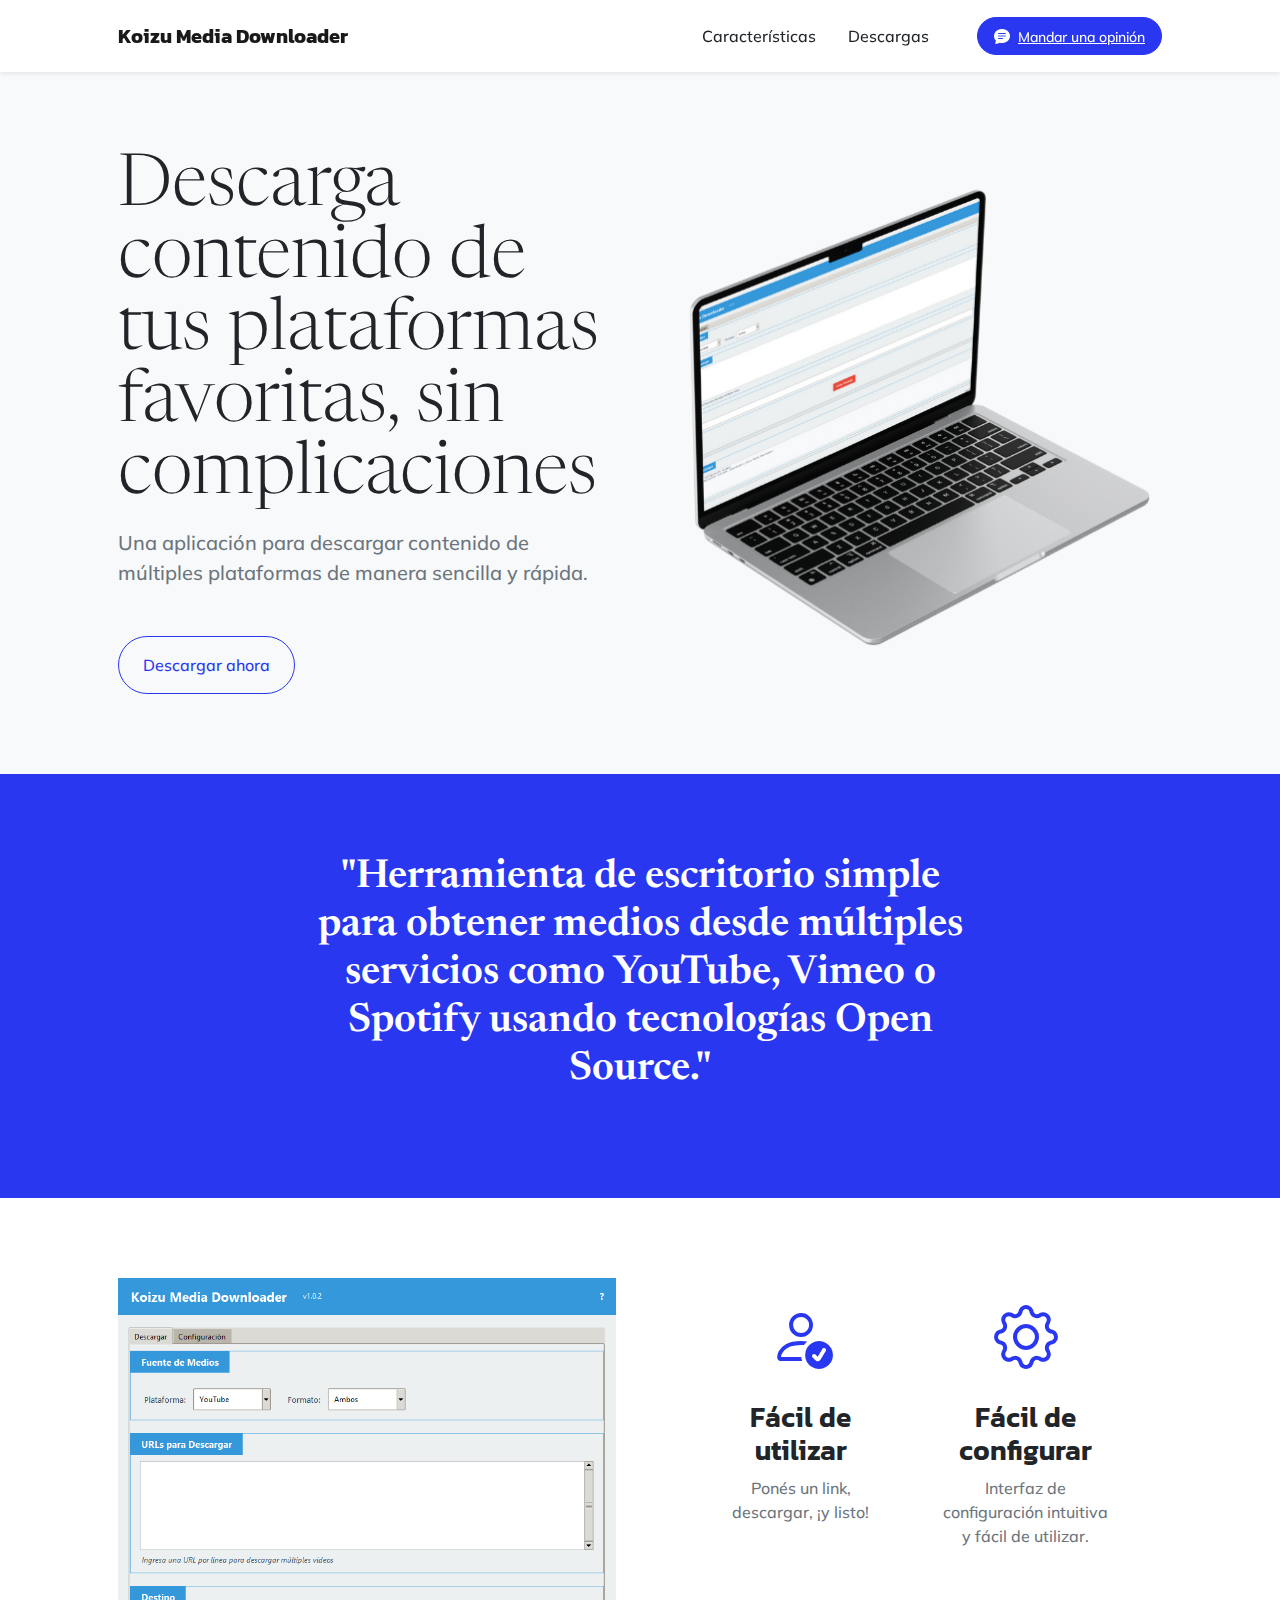
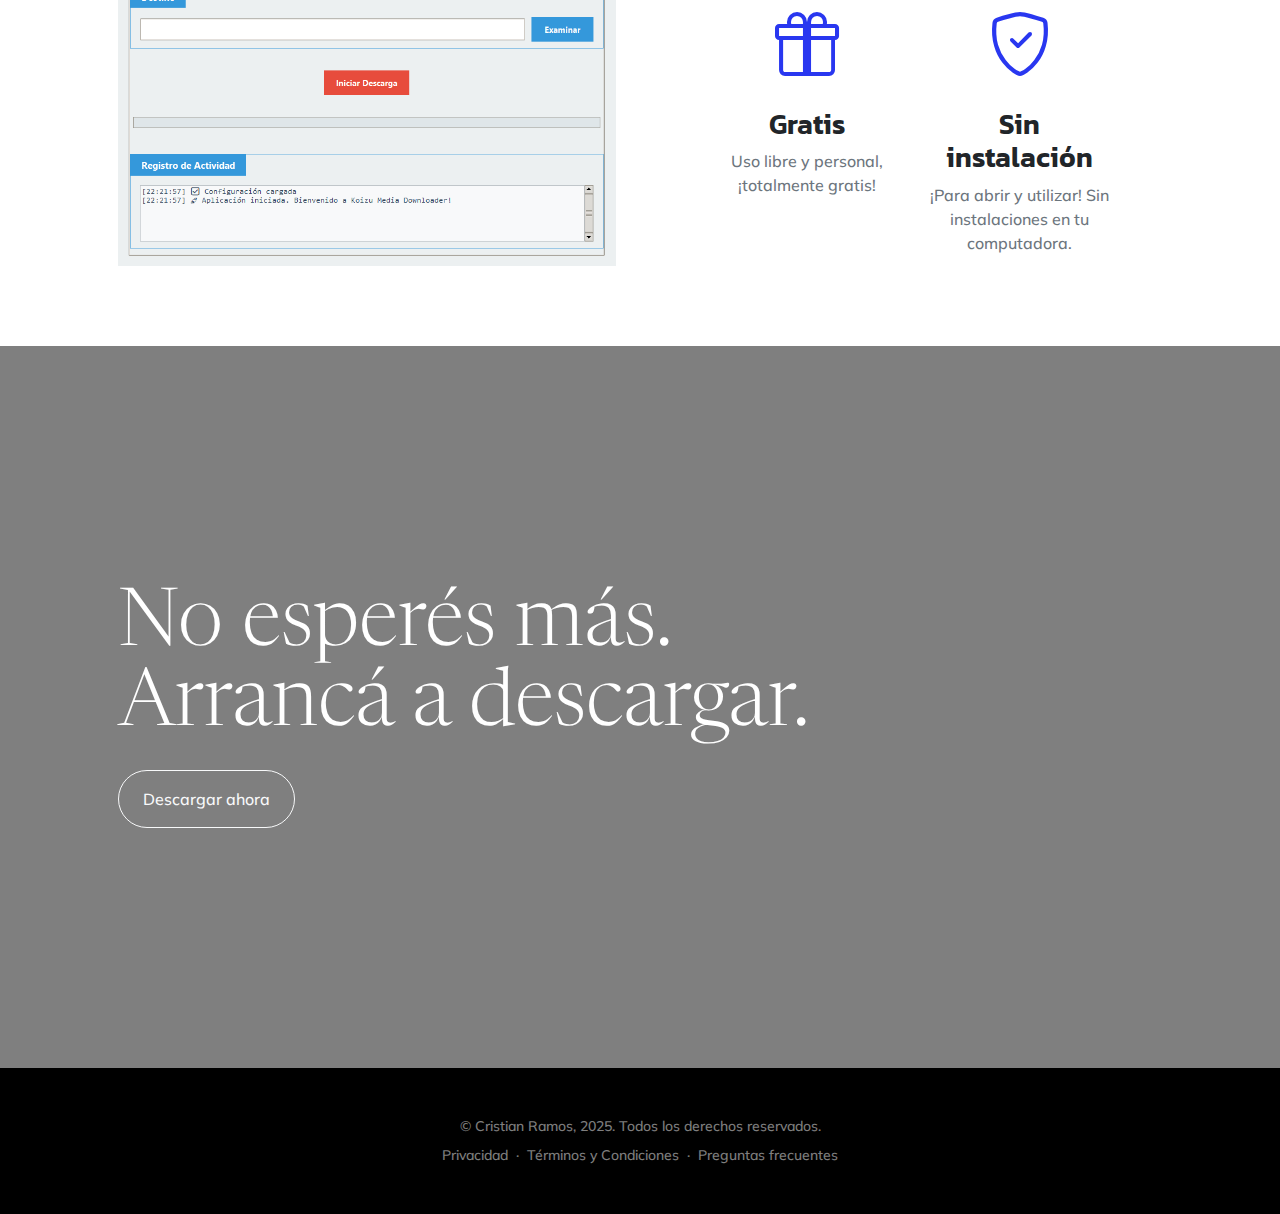
<file: index.html>
<!DOCTYPE html>
<html lang="en">
    <head>
        <meta charset="utf-8" />
        <meta name="viewport" content="width=device-width, initial-scale=1, shrink-to-fit=no" />
        <meta name="description" content="" />
        <meta name="author" content="" />
        <title>Koizu Media Downloader - Main Page</title>
        <link rel="icon" type="image/x-icon" href="assets/favicon.ico" />
        <!-- Bootstrap icons-->
        <link href="https://cdn.jsdelivr.net/npm/bootstrap-icons@1.5.0/font/bootstrap-icons.css" rel="stylesheet" />
        <!-- Google fonts-->
        <link rel="preconnect" href="https://fonts.gstatic.com" />
        <link href="https://fonts.googleapis.com/css2?family=Newsreader:ital,wght@0,600;1,600&amp;display=swap" rel="stylesheet" />
        <link href="https://fonts.googleapis.com/css2?family=Mulish:ital,wght@0,300;0,500;0,600;0,700;1,300;1,500;1,600;1,700&amp;display=swap" rel="stylesheet" />
        <link href="https://fonts.googleapis.com/css2?family=Kanit:ital,wght@0,400;1,400&amp;display=swap" rel="stylesheet" />
        <!-- Core theme CSS (includes Bootstrap)-->
        <link href="css/styles.css" rel="stylesheet" />
    </head>
    <body id="page-top">
        <!-- Navigation-->
        <nav class="navbar navbar-expand-lg navbar-light fixed-top shadow-sm" id="mainNav">
            <div class="container px-5">
                <a class="navbar-brand fw-bold" href="#page-top">Koizu Media Downloader</a>
                <button class="navbar-toggler" type="button" data-bs-toggle="collapse" data-bs-target="#navbarResponsive" aria-controls="navbarResponsive" aria-expanded="false" aria-label="Toggle navigation">
                    Menú
                    <i class="bi-list"></i>
                </button>
                <div class="collapse navbar-collapse" id="navbarResponsive">
                    <ul class="navbar-nav ms-auto me-4 my-3 my-lg-0">
                        <li class="nav-item"><a class="nav-link me-lg-3" href="#features">Características</a></li>
                        <li class="nav-item"><a class="nav-link me-lg-3" href="#download">Descargas</a></li>
                    </ul>
                    <button class="btn btn-primary rounded-pill px-3 mb-2 mb-lg-0" data-bs-toggle="modal" data-bs-target="#feedbackModal">
                        <span class="d-flex align-items-center">
                            <i class="bi-chat-text-fill me-2"></i>
                            <span><a class="small text-white"  href="https://docs.google.com/forms/d/e/1FAIpQLSfJfZrkULfgmUdRjS3wDxFvtmA1P_LHmSfuBQ53fQ9c2npQrg/viewform?embedded=true" target="_blank">Mandar una opinión</a></span>
                          </span>
                    </button>
                </div>
            </div>
        </nav>
        <!-- Mashead header-->
        <header class="masthead">
            <div class="container px-5">
                <div class="row gx-5 align-items-center">
                    <div class="col-lg-6">
                        <!-- Mashead text and app badges-->
                        <div class="mb-5 mb-lg-0 text-center text-lg-start">
                            <h1 class="display-2 lh-1 mb-3">Descarga contenido de tus plataformas favoritas, sin complicaciones</h1>
                            <p class="lead fw-normal text-muted mb-5">Una aplicación para descargar contenido de múltiples plataformas de manera sencilla y rápida.</p>
                            <div class="d-flex flex-column flex-lg-row align-items-center">
                              <a class="btn btn-outline-primary py-3 px-4 rounded-pill" href="https://github.com/k-cr/KoizuMediaDownloader/releases/tag/release" target="_blank">Descargar ahora</a>
                            </div>
                        </div>
                    </div>
                    <div class="col-lg-6 ">
                      <img src="assets/img/heroImg.png" alt="main hero" style="width: 100%;"/>
                    </div>
                </div>
            </div>
        </header>
        <!-- Quote/testimonial aside-->
        <aside class="text-center bg-primary">
            <div class="container px-5">
                <div class="row gx-5 justify-content-center">
                    <div class="col-xl-8">
                        <div class="h2 fs-1 text-white mb-4">"Herramienta de escritorio simple para obtener medios desde múltiples servicios como YouTube, Vimeo o Spotify usando tecnologías Open Source."</div>
                    </div>
                </div>
            </div>
        </aside>
        <!-- App features section-->
        <section id="features">
            <div class="container px-5">
                <div class="row gx-5 align-items-center">
                    <div class="col-lg-6 order-lg-1 mb-5 mb-lg-0">
                        <div class="container-fluid px-5">
                            <div class="row gx-5">
                                <div class="col-md-6 mb-5">
                                    <!-- Feature item-->
                                    <div class="text-center">
                                        <i class="bi-person-check icon-feature text-primary d-block mb-3"></i>
                                        <h3 class="font-alt">Fácil de utilizar</h3>
                                        <p class="text-muted mb-0">Ponés un link, descargar, ¡y listo!</p>
                                    </div>
                                </div>
                                <div class="col-md-6 mb-5">
                                    <!-- Feature item-->
                                    <div class="text-center">
                                        <i class="bi-gear icon-feature text-primary d-block mb-3"></i>
                                        <h3 class="font-alt">Fácil de configurar</h3>
                                        <p class="text-muted mb-0">Interfaz de configuración intuitiva y fácil de utilizar.</p>
                                    </div>
                                </div>
                            </div>
                            <div class="row">
                                <div class="col-md-6 mb-5 mb-md-0">
                                    <!-- Feature item-->
                                    <div class="text-center">
                                        <i class="bi-gift icon-feature text-primary d-block mb-3"></i>
                                        <h3 class="font-alt">Gratis</h3>
                                        <p class="text-muted mb-0">Uso libre y personal, ¡totalmente gratis!</p>
                                    </div>
                                </div>
                                <div class="col-md-6">
                                    <!-- Feature item-->
                                    <div class="text-center">
                                        <i class="bi-shield-check icon-feature text-primary d-block mb-3"></i>
                                        <h3 class="font-alt">Sin instalación</h3>
                                        <p class="text-muted mb-0">¡Para abrir y utilizar! Sin instalaciones en tu computadora.</p>
                                    </div>
                                </div>
                            </div>
                        </div>
                    </div>
                    <div class="col-lg-6 order-lg-0">
                      <img src="assets/img/featureImg.png" alt="main hero" style="width: 100%;"/>
                    </div>
                </div>
            </div>
        </section>
        <!-- Call to action section-->
        <section class="cta" id="download">
            <div class="cta-content">
                <div class="container px-5">
                    <h2 class="text-white display-1 lh-1 mb-4">
                        No esperés más.
                        <br />
                        Arrancá a descargar.
                    </h2>
                    <a class="btn btn-outline-light py-3 px-4 rounded-pill" href="https://github.com/k-cr/KoizuMediaDownloader/releases/tag/release" target="_blank">Descargar ahora</a>
                </div>
            </div>
        </section>
        <!-- Footer-->
        <footer class="bg-black text-center py-5">
            <div class="container px-5">
                <div class="text-white-50 small">
                    <div class="mb-2"><span><a href="https://github.com/k-cr/" target="_blank">&copy; Cristian Ramos</a></span>, 2025. Todos los derechos reservados.</div>
                    <a href="privacy.html">Privacidad</a>
                    <span class="mx-1">&middot;</span>
                    <a href="terms.html">Términos y Condiciones</a>
                    <span class="mx-1">&middot;</span>
                    <a href="faq.html">Preguntas frecuentes</a>
                </div>
            </div>
        </footer>
        <!-- Bootstrap core JS-->
        <script src="https://cdn.jsdelivr.net/npm/bootstrap@5.2.3/dist/js/bootstrap.bundle.min.js"></script>
        <!-- Core theme JS-->
        <script src="js/scripts.js"></script>
        <script src="https://cdn.startbootstrap.com/sb-forms-latest.js"></script>
    </body>
</html>
</file>
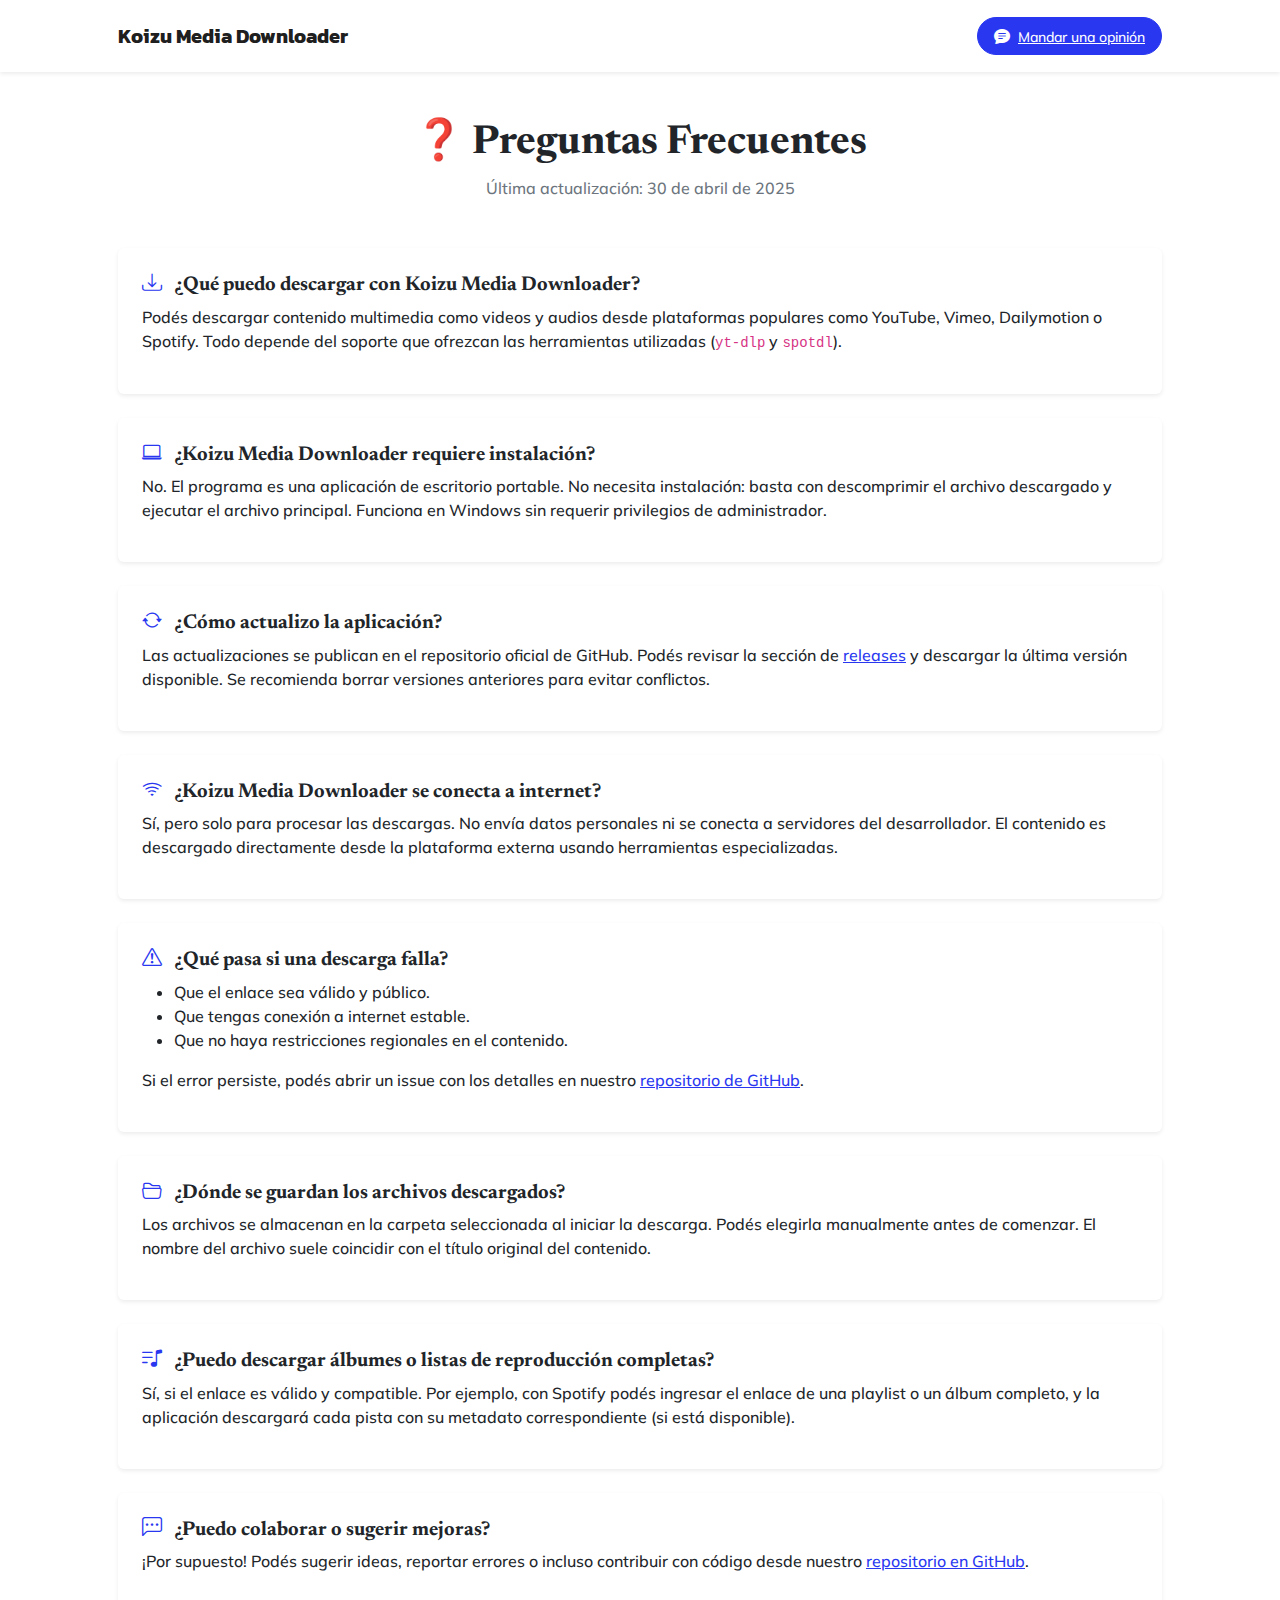
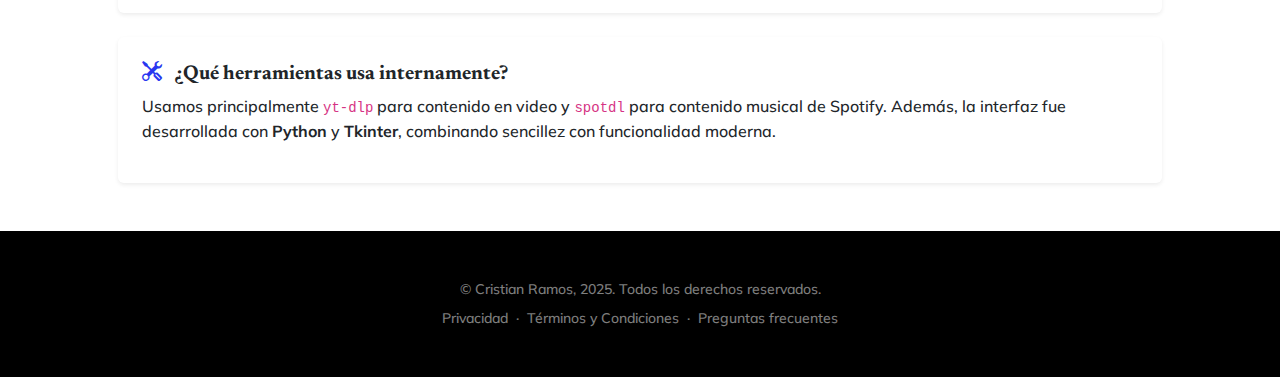
<file: faq.html>
<!DOCTYPE html>
<html lang="es">
<head>
    <meta charset="UTF-8" />
    <meta name="viewport" content="width=device-width, initial-scale=1, shrink-to-fit=no" />
    <meta name="description" content="Preguntas Frecuentes sobre Koizu Media Downloader" />
    <meta name="author" content="Cristian Ramos" />
    <title>Preguntas Frecuentes - Koizu Media Downloader</title>
    <link rel="icon" type="image/x-icon" href="assets/favicon.ico" />
    <link href="https://cdn.jsdelivr.net/npm/bootstrap-icons@1.5.0/font/bootstrap-icons.css" rel="stylesheet" />
    <link href="https://fonts.googleapis.com/css2?family=Newsreader:ital,wght@0,600;1,600&display=swap" rel="stylesheet" />
    <link href="https://fonts.googleapis.com/css2?family=Mulish:wght@300;600;700&display=swap" rel="stylesheet" />
    <link href="https://fonts.googleapis.com/css2?family=Kanit&display=swap" rel="stylesheet" />
    <link href="css/styles.css" rel="stylesheet" />
</head>
<body>
    <!-- Navbar -->
    <nav class="navbar navbar-expand-lg navbar-light shadow-sm" id="mainNav">
        <div class="container px-5">
            <a class="navbar-brand fw-bold" href="index.html">Koizu Media Downloader</a>
            <button class="navbar-toggler" type="button" data-bs-toggle="collapse" data-bs-target="#navbarResponsive">
                Menú <i class="bi-list"></i>
            </button>
            <div class="collapse navbar-collapse" id="navbarResponsive">
                <ul class="navbar-nav ms-auto me-4 my-3 my-lg-0"></ul>
                <button class="btn btn-primary rounded-pill px-3 mb-2 mb-lg-0" data-bs-toggle="modal" data-bs-target="#feedbackModal">
                    <span class="d-flex align-items-center">
                        <i class="bi-chat-text-fill me-2"></i>
                        <span><a class="small text-white"  href="https://docs.google.com/forms/d/e/1FAIpQLSfJfZrkULfgmUdRjS3wDxFvtmA1P_LHmSfuBQ53fQ9c2npQrg/viewform?embedded=true" target="_blank">Mandar una opinión</a></span>
                    </span>
                </button>
            </div>
        </div>
    </nav>

    <!-- Contenido principal -->
    <main class="container px-5 py-5">
        <div class="text-center mb-5">
            <h1 class="fw-bold">❓ Preguntas Frecuentes</h1>
            <p class="text-muted">Última actualización: 30 de abril de 2025</p>
        </div>

        <!-- Lista de preguntas como tarjetas -->
        <div class="row gy-4">

            <!-- Tarjeta -->
            <div class="col-12">
                <div class="card border-0 shadow-sm h-100 p-4">
                    <h5 class="fw-bold mb-2"><i class="bi-download me-2 text-primary"></i> ¿Qué puedo descargar con Koizu Media Downloader?</h5>
                    <p>Podés descargar contenido multimedia como videos y audios desde plataformas populares como YouTube, Vimeo, Dailymotion o Spotify. Todo depende del soporte que ofrezcan las herramientas utilizadas (<code>yt-dlp</code> y <code>spotdl</code>).</p>
                </div>
            </div>

            <div class="col-12">
                <div class="card border-0 shadow-sm h-100 p-4">
                    <h5 class="fw-bold mb-2"><i class="bi-laptop me-2 text-primary"></i> ¿Koizu Media Downloader requiere instalación?</h5>
                    <p>No. El programa es una aplicación de escritorio portable. No necesita instalación: basta con descomprimir el archivo descargado y ejecutar el archivo principal. Funciona en Windows sin requerir privilegios de administrador.</p>
                </div>
            </div>

            <div class="col-12">
                <div class="card border-0 shadow-sm h-100 p-4">
                    <h5 class="fw-bold mb-2"><i class="bi-arrow-repeat me-2 text-primary"></i> ¿Cómo actualizo la aplicación?</h5>
                    <p>Las actualizaciones se publican en el repositorio oficial de GitHub. Podés revisar la sección de <a href="https://github.com/k-cr/KoizuMediaDownloader/releases" target="_blank">releases</a> y descargar la última versión disponible. Se recomienda borrar versiones anteriores para evitar conflictos.</p>
                </div>
            </div>

            <div class="col-12">
                <div class="card border-0 shadow-sm h-100 p-4">
                    <h5 class="fw-bold mb-2"><i class="bi-wifi me-2 text-primary"></i> ¿Koizu Media Downloader se conecta a internet?</h5>
                    <p>Sí, pero solo para procesar las descargas. No envía datos personales ni se conecta a servidores del desarrollador. El contenido es descargado directamente desde la plataforma externa usando herramientas especializadas.</p>
                </div>
            </div>

            <div class="col-12">
                <div class="card border-0 shadow-sm h-100 p-4">
                    <h5 class="fw-bold mb-2"><i class="bi-exclamation-triangle me-2 text-primary"></i> ¿Qué pasa si una descarga falla?</h5>
                    <ul>
                        <li>Que el enlace sea válido y público.</li>
                        <li>Que tengas conexión a internet estable.</li>
                        <li>Que no haya restricciones regionales en el contenido.</li>
                    </ul>
                    <p>Si el error persiste, podés abrir un issue con los detalles en nuestro <a href="https://github.com/k-cr/KoizuMediaDownloader/issues" target="_blank">repositorio de GitHub</a>.</p>
                </div>
            </div>

            <div class="col-12">
                <div class="card border-0 shadow-sm h-100 p-4">
                    <h5 class="fw-bold mb-2"><i class="bi-folder2-open me-2 text-primary"></i> ¿Dónde se guardan los archivos descargados?</h5>
                    <p>Los archivos se almacenan en la carpeta seleccionada al iniciar la descarga. Podés elegirla manualmente antes de comenzar. El nombre del archivo suele coincidir con el título original del contenido.</p>
                </div>
            </div>

            <div class="col-12">
                <div class="card border-0 shadow-sm h-100 p-4">
                    <h5 class="fw-bold mb-2"><i class="bi-music-note-list me-2 text-primary"></i> ¿Puedo descargar álbumes o listas de reproducción completas?</h5>
                    <p>Sí, si el enlace es válido y compatible. Por ejemplo, con Spotify podés ingresar el enlace de una playlist o un álbum completo, y la aplicación descargará cada pista con su metadato correspondiente (si está disponible).</p>
                </div>
            </div>

            <div class="col-12">
                <div class="card border-0 shadow-sm h-100 p-4">
                    <h5 class="fw-bold mb-2"><i class="bi-chat-left-dots me-2 text-primary"></i> ¿Puedo colaborar o sugerir mejoras?</h5>
                    <p>¡Por supuesto! Podés sugerir ideas, reportar errores o incluso contribuir con código desde nuestro <a href="https://github.com/k-cr/KoizuMediaDownloader" target="_blank">repositorio en GitHub</a>.</p>
                </div>
            </div>

            <div class="col-12">
                <div class="card border-0 shadow-sm h-100 p-4">
                    <h5 class="fw-bold mb-2"><i class="bi-tools me-2 text-primary"></i> ¿Qué herramientas usa internamente?</h5>
                    <p>Usamos principalmente <code>yt-dlp</code> para contenido en video y <code>spotdl</code> para contenido musical de Spotify. Además, la interfaz fue desarrollada con <strong>Python</strong> y <strong>Tkinter</strong>, combinando sencillez con funcionalidad moderna.</p>
                </div>
            </div>

        </div>
    </main>

    <!-- Footer -->
    <footer class="bg-black text-center py-5">
        <div class="container px-5">
            <div class="text-white-50 small">
                <div class="mb-2"><a href="https://github.com/k-cr/" target="_blank">&copy; Cristian Ramos</a>, 2025. Todos los derechos reservados.</div>
                <a href="privacy.html">Privacidad</a>
                <span class="mx-1">&middot;</span>
                <a href="terms.html">Términos y Condiciones</a>
                <span class="mx-1">&middot;</span>
                <a href="faq.html">Preguntas frecuentes</a>
            </div>
        </div>
    </footer>

    <!-- Bootstrap JS -->
    <script src="https://cdn.jsdelivr.net/npm/bootstrap@5.2.3/dist/js/bootstrap.bundle.min.js"></script>
</body>
</html>
</file>
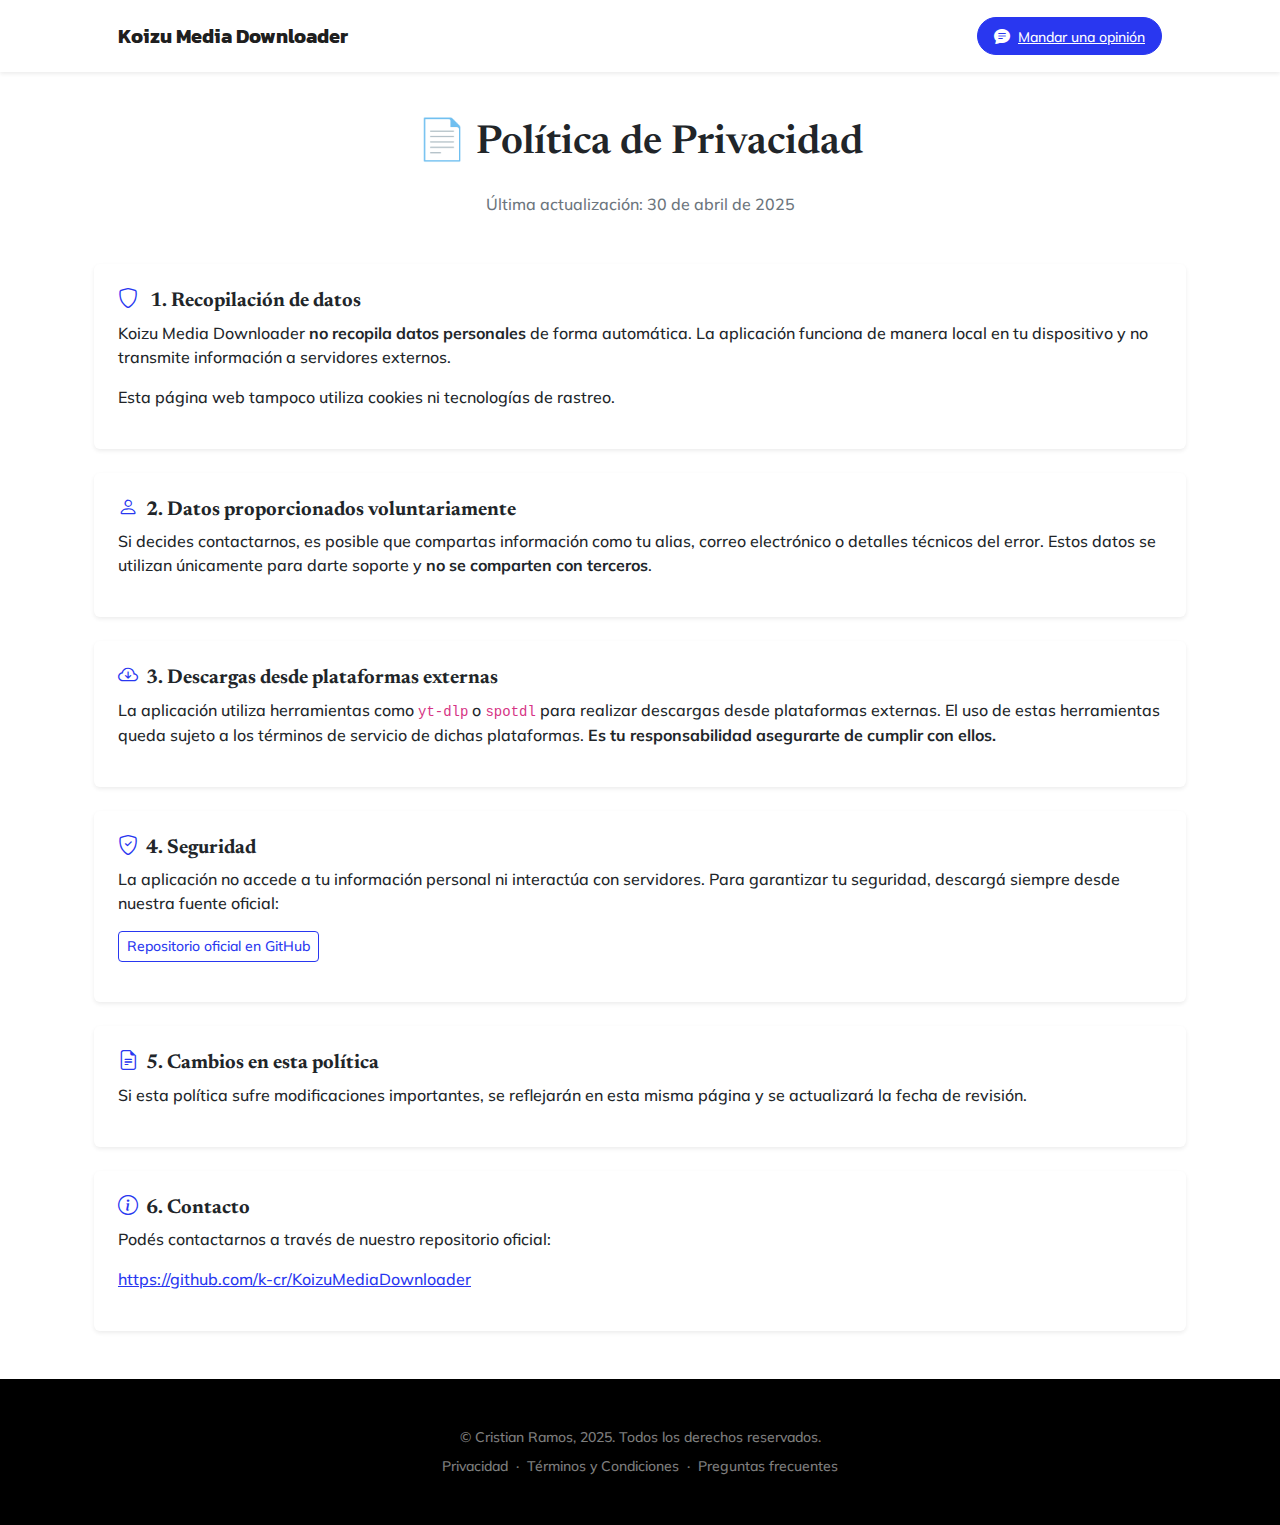
<file: privacy.html>
<!DOCTYPE html>
<html lang="es">
<head>
    <meta charset="UTF-8" />
    <meta name="viewport" content="width=device-width, initial-scale=1, shrink-to-fit=no" />
    <meta name="description" content="Política de Privacidad de Koizu Media Downloader" />
    <meta name="author" content="Cristian Ramos" />
    <title>Política de Privacidad - Koizu Media Downloader</title>
    <link rel="icon" type="image/x-icon" href="assets/favicon.ico" />
    <!-- Bootstrap Icons -->
    <link href="https://cdn.jsdelivr.net/npm/bootstrap-icons@1.5.0/font/bootstrap-icons.css" rel="stylesheet" />
    <!-- Google Fonts -->
    <link href="https://fonts.googleapis.com/css2?family=Newsreader:ital,wght@0,600;1,600&display=swap" rel="stylesheet" />
    <link href="https://fonts.googleapis.com/css2?family=Mulish:wght@300;600;700&display=swap" rel="stylesheet" />
    <link href="https://fonts.googleapis.com/css2?family=Kanit&display=swap" rel="stylesheet" />
    <!-- Estilos personalizados -->
    <link href="css/styles.css" rel="stylesheet" />
</head>
<body>
    <!-- Navbar básica -->
    <nav class="navbar navbar-expand-lg navbar-light shadow-sm" id="mainNav">
        <div class="container px-5">
            <a class="navbar-brand fw-bold" href="index.html">Koizu Media Downloader</a>
            <button class="navbar-toggler" type="button" data-bs-toggle="collapse" data-bs-target="#navbarResponsive" aria-controls="navbarResponsive" aria-expanded="false" aria-label="Toggle navigation">
                Menú
                <i class="bi-list"></i>
            </button>
            <div class="collapse navbar-collapse" id="navbarResponsive">
                <ul class="navbar-nav ms-auto me-4 my-3 my-lg-0">
                    
                </ul>
                <button class="btn btn-primary rounded-pill px-3 mb-2 mb-lg-0">
                    <span class="d-flex align-items-center">
                        <i class="bi-chat-text-fill me-2"></i>
                        <span><a class="small text-white"  href="https://docs.google.com/forms/d/e/1FAIpQLSfJfZrkULfgmUdRjS3wDxFvtmA1P_LHmSfuBQ53fQ9c2npQrg/viewform?embedded=true" target="_blank">Mandar una opinión</a></span>
                    </span>
                </button>
            </div>
        </div>
    </nav>
    <!-- Contenido de la política -->
    <main class="container my-5 px-4">
        <div class="text-center mb-5">
            <h1 class="mb-4">📄 Política de Privacidad</h1>
            <p class="text-muted">Última actualización: 30 de abril de 2025</p>
        </div>

        <div class="row gy-4">
            <div class="col-12">
                <div class="card border-0 shadow-sm h-100 p-4">
                    <h5 class="fw-bold mb-2"><i class="bi-shield me-2 text-primary"></i> 1. Recopilación de datos</h5>
                    <p>Koizu Media Downloader <strong>no recopila datos personales</strong> de forma automática. La aplicación funciona de manera local en tu dispositivo y no transmite información a servidores externos.</p>
                    <p>Esta página web tampoco utiliza cookies ni tecnologías de rastreo.</p>                
                </div>
            </div>

            <div class="col-12">
                <div class="card border-0 shadow-sm h-100 p-4">
                    <h5 class="fw-bold mb-2"><i class="bi-person me-2 text-primary"></i>2. Datos proporcionados voluntariamente</h5>
                    <p>Si decides contactarnos, es posible que compartas información como tu alias, correo electrónico o detalles técnicos del error. Estos datos se utilizan únicamente para darte soporte y <strong>no se comparten con terceros</strong>.</p>           
                </div>
            </div>

            <div class="col-12">
                <div class="card border-0 shadow-sm h-100 p-4">
                    <h5 class="fw-bold mb-2"><i class="bi-cloud-arrow-down me-2 text-primary"></i>3. Descargas desde plataformas externas</h5>
                    <p>La aplicación utiliza herramientas como <code>yt-dlp</code> o <code>spotdl</code> para realizar descargas desde plataformas externas. El uso de estas herramientas queda sujeto a los términos de servicio de dichas plataformas. <strong>Es tu responsabilidad asegurarte de cumplir con ellos.</strong></p>
                </div>
            </div>

            <div class="col-12">
                <div class="card border-0 shadow-sm h-100 p-4">
                    <h5 class="fw-bold mb-2"><i class="bi-shield-check me-2 text-primary"></i>4. Seguridad</h5>
                    <p>La aplicación no accede a tu información personal ni interactúa con servidores. Para garantizar tu seguridad, descargá siempre desde nuestra fuente oficial:</p>
                    <p><a href="https://github.com/k-cr/KoizuMediaDownloader" target="_blank" class="btn btn-outline-primary btn-sm">Repositorio oficial en GitHub</a></p>                
                </div>
            </div>

            <div class="col-12">
                <div class="card border-0 shadow-sm h-100 p-4">
                    <h5 class="fw-bold mb-2"><i class="bi-file-earmark-text me-2 text-primary"></i>5. Cambios en esta política</h5>
                    <p>Si esta política sufre modificaciones importantes, se reflejarán en esta misma página y se actualizará la fecha de revisión.</p>
                </div>
            </div>

            <div class="col-12">
                <div class="card border-0 shadow-sm h-100 p-4">
                    <h5 class="fw-bold mb-2"><i class="bi-info-circle me-2 text-primary"></i>6. Contacto</h5>
                    <p>Podés contactarnos a través de nuestro repositorio oficial:</p>
                    <p><a href="https://github.com/k-cr/KoizuMediaDownloader" target="_blank">https://github.com/k-cr/KoizuMediaDownloader</a></p>
                </div>
            </div>
        </div>
    </main>

    <!-- Footer -->
    <footer class="bg-black text-center py-5">
        <div class="container px-5">
            <div class="text-white-50 small">
                <div class="mb-2"><span><a href="https://github.com/k-cr/" target="_blank">&copy; Cristian Ramos</a></span>, 2025. Todos los derechos reservados.</div>
                <a href="privacy.html">Privacidad</a>
                <span class="mx-1">&middot;</span>
                <a href="terms.html">Términos y Condiciones</a>
                <span class="mx-1">&middot;</span>
                <a href="faq.html">Preguntas frecuentes</a>
            </div>
        </div>
    </footer>

    <!-- Scripts -->
    <script src="https://cdn.jsdelivr.net/npm/bootstrap@5.2.3/dist/js/bootstrap.bundle.min.js"></script>
</body>
</html>
</file>
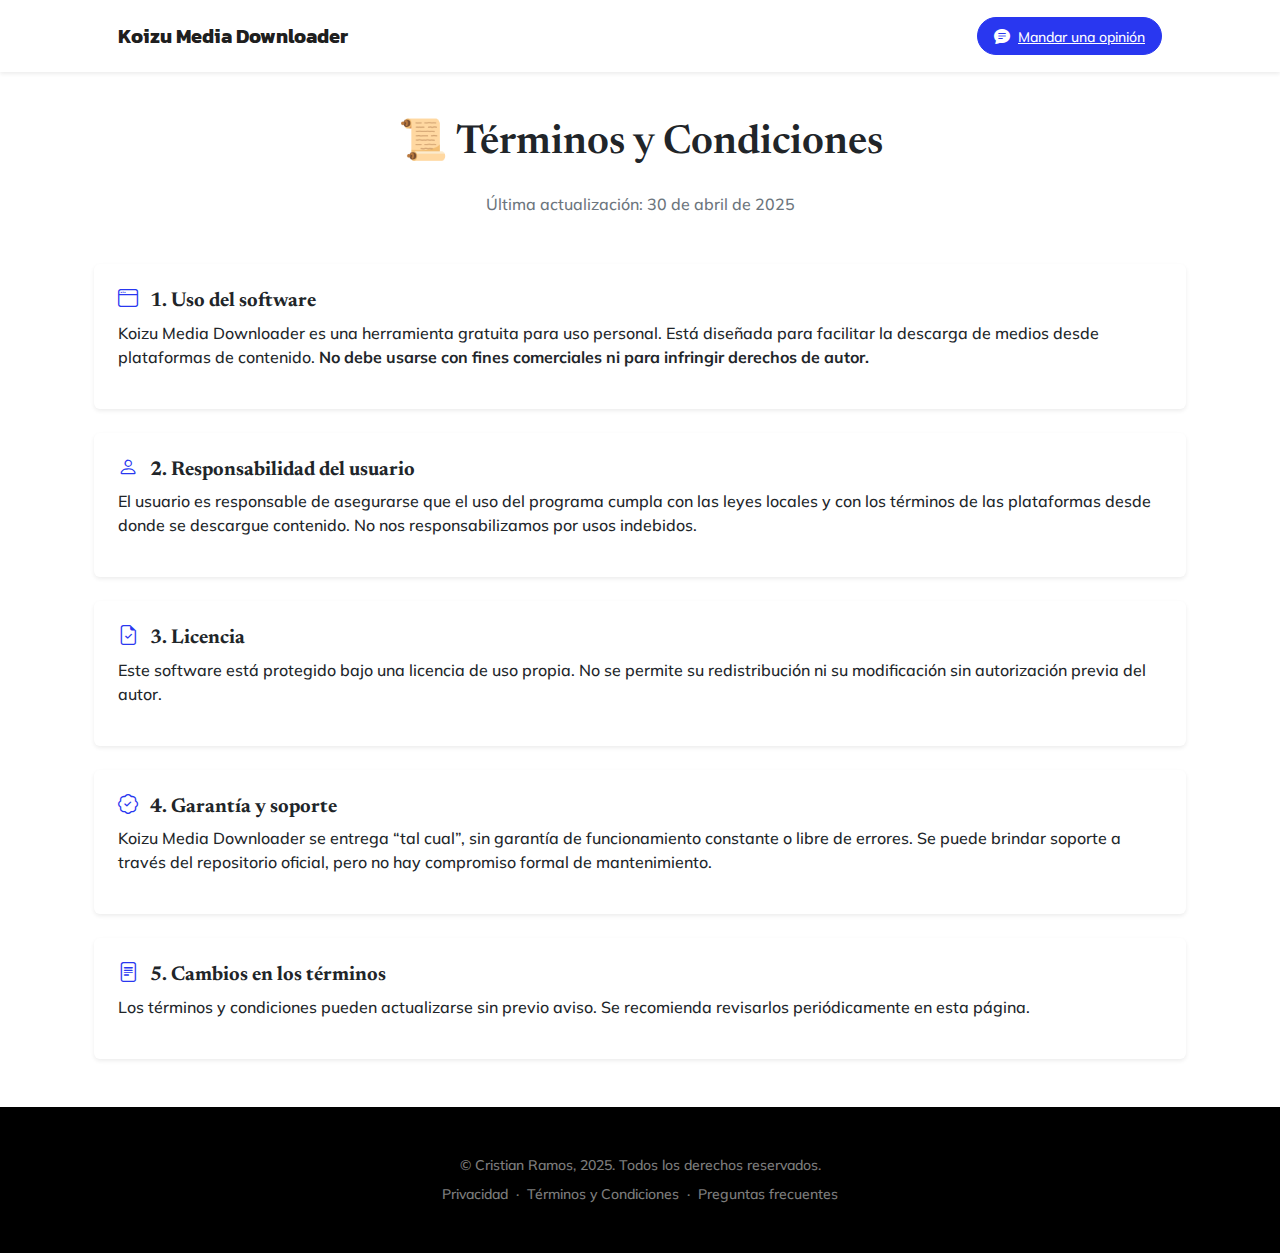
<file: terms.html>
<!DOCTYPE html>
<html lang="es">
<head>
    <meta charset="UTF-8" />
    <meta name="viewport" content="width=device-width, initial-scale=1, shrink-to-fit=no" />
    <meta name="description" content="Términos y Condiciones de Koizu Media Downloader" />
    <meta name="author" content="Cristian Ramos" />
    <title>Términos y Condiciones - Koizu Media Downloader</title>
    <link rel="icon" type="image/x-icon" href="assets/favicon.ico" />
    <link href="https://cdn.jsdelivr.net/npm/bootstrap-icons@1.5.0/font/bootstrap-icons.css" rel="stylesheet" />
    <link href="https://fonts.googleapis.com/css2?family=Newsreader:ital,wght@0,600;1,600&display=swap" rel="stylesheet" />
    <link href="https://fonts.googleapis.com/css2?family=Mulish:wght@300;600;700&display=swap" rel="stylesheet" />
    <link href="https://fonts.googleapis.com/css2?family=Kanit&display=swap" rel="stylesheet" />
    <link href="css/styles.css" rel="stylesheet" />
</head>
<body>
    <nav class="navbar navbar-expand-lg navbar-light shadow-sm" id="mainNav">
        <div class="container px-5">
            <a class="navbar-brand fw-bold" href="index.html">Koizu Media Downloader</a>
            <button class="navbar-toggler" type="button" data-bs-toggle="collapse" data-bs-target="#navbarResponsive">
                Menú <i class="bi-list"></i>
            </button>
            <div class="collapse navbar-collapse" id="navbarResponsive">
                <ul class="navbar-nav ms-auto me-4 my-3 my-lg-0"></ul>
                <button class="btn btn-primary rounded-pill px-3 mb-2 mb-lg-0" data-bs-toggle="modal" data-bs-target="#feedbackModal">
                    <span class="d-flex align-items-center">
                        <i class="bi-chat-text-fill me-2"></i>
                        <span><a class="small text-white"  href="https://docs.google.com/forms/d/e/1FAIpQLSfJfZrkULfgmUdRjS3wDxFvtmA1P_LHmSfuBQ53fQ9c2npQrg/viewform?embedded=true" target="_blank">Mandar una opinión</a></span>
                    </span>
                </button>
            </div>
        </div>
    </nav>

    <main class="container my-5 px-4">
        <div class="text-center mb-5">
            <h1 class="mb-4">📜 Términos y Condiciones</h1>
            <p class="text-muted">Última actualización: 30 de abril de 2025</p>
        </div>

        <div class="row gy-4">
            <!-- Tarjeta -->
            <div class="col-12">
                <div class="card border-0 shadow-sm h-100 p-4">
                    <h5 class="fw-bold mb-2"><i class="bi-window me-2 text-primary"></i> 1. Uso del software</h5>
                    <p>Koizu Media Downloader es una herramienta gratuita para uso personal. Está diseñada para facilitar la descarga de medios desde plataformas de contenido. <strong>No debe usarse con fines comerciales ni para infringir derechos de autor.</strong></p>
                </div>
            </div>

            <div class="col-12">
                <div class="card border-0 shadow-sm h-100 p-4">
                    <h5 class="fw-bold mb-2"><i class="bi-person me-2 text-primary"></i> 2. Responsabilidad del usuario</h5>
                    <p>El usuario es responsable de asegurarse que el uso del programa cumpla con las leyes locales y con los términos de las plataformas desde donde se descargue contenido. No nos responsabilizamos por usos indebidos.</p>
                </div>
            </div>

            <div class="col-12">
                <div class="card border-0 shadow-sm h-100 p-4">
                    <h5 class="fw-bold mb-2"><i class="bi-file-earmark-check me-2 text-primary"></i> 3. Licencia</h5>
                    <p>Este software está protegido bajo una licencia de uso propia. No se permite su redistribución ni su modificación sin autorización previa del autor.</p>
                </div>
            </div>

            <div class="col-12">
                <div class="card border-0 shadow-sm h-100 p-4">
                    <h5 class="fw-bold mb-2"><i class="bi-patch-check me-2 text-primary"></i> 4. Garantía y soporte</h5>
                    <p>Koizu Media Downloader se entrega “tal cual”, sin garantía de funcionamiento constante o libre de errores. Se puede brindar soporte a través del repositorio oficial, pero no hay compromiso formal de mantenimiento.</p>
                </div>
            </div>

            <div class="col-12">
                <div class="card border-0 shadow-sm h-100 p-4">
                    <h5 class="fw-bold mb-2"><i class="bi-file-text me-2 text-primary"></i> 5. Cambios en los términos</h5>
                    <p>Los términos y condiciones pueden actualizarse sin previo aviso. Se recomienda revisarlos periódicamente en esta página.</p>
                </div>
            </div>
        </div>
    </main>

    <footer class="bg-black text-center py-5">
        <div class="container px-5">
            <div class="text-white-50 small">
                <div class="mb-2"><span><a href="https://github.com/k-cr/" target="_blank">&copy; Cristian Ramos</a></span>, 2025. Todos los derechos reservados.</div>
                <a href="privacy.html">Privacidad</a>
                <span class="mx-1">&middot;</span>
                <a href="terms.html">Términos y Condiciones</a>
                <span class="mx-1">&middot;</span>
                <a href="faq.html">Preguntas frecuentes</a>
            </div>
        </div>
    </footer>

    <script src="https://cdn.jsdelivr.net/npm/bootstrap@5.2.3/dist/js/bootstrap.bundle.min.js"></script>
</body>
</html>
</file>
